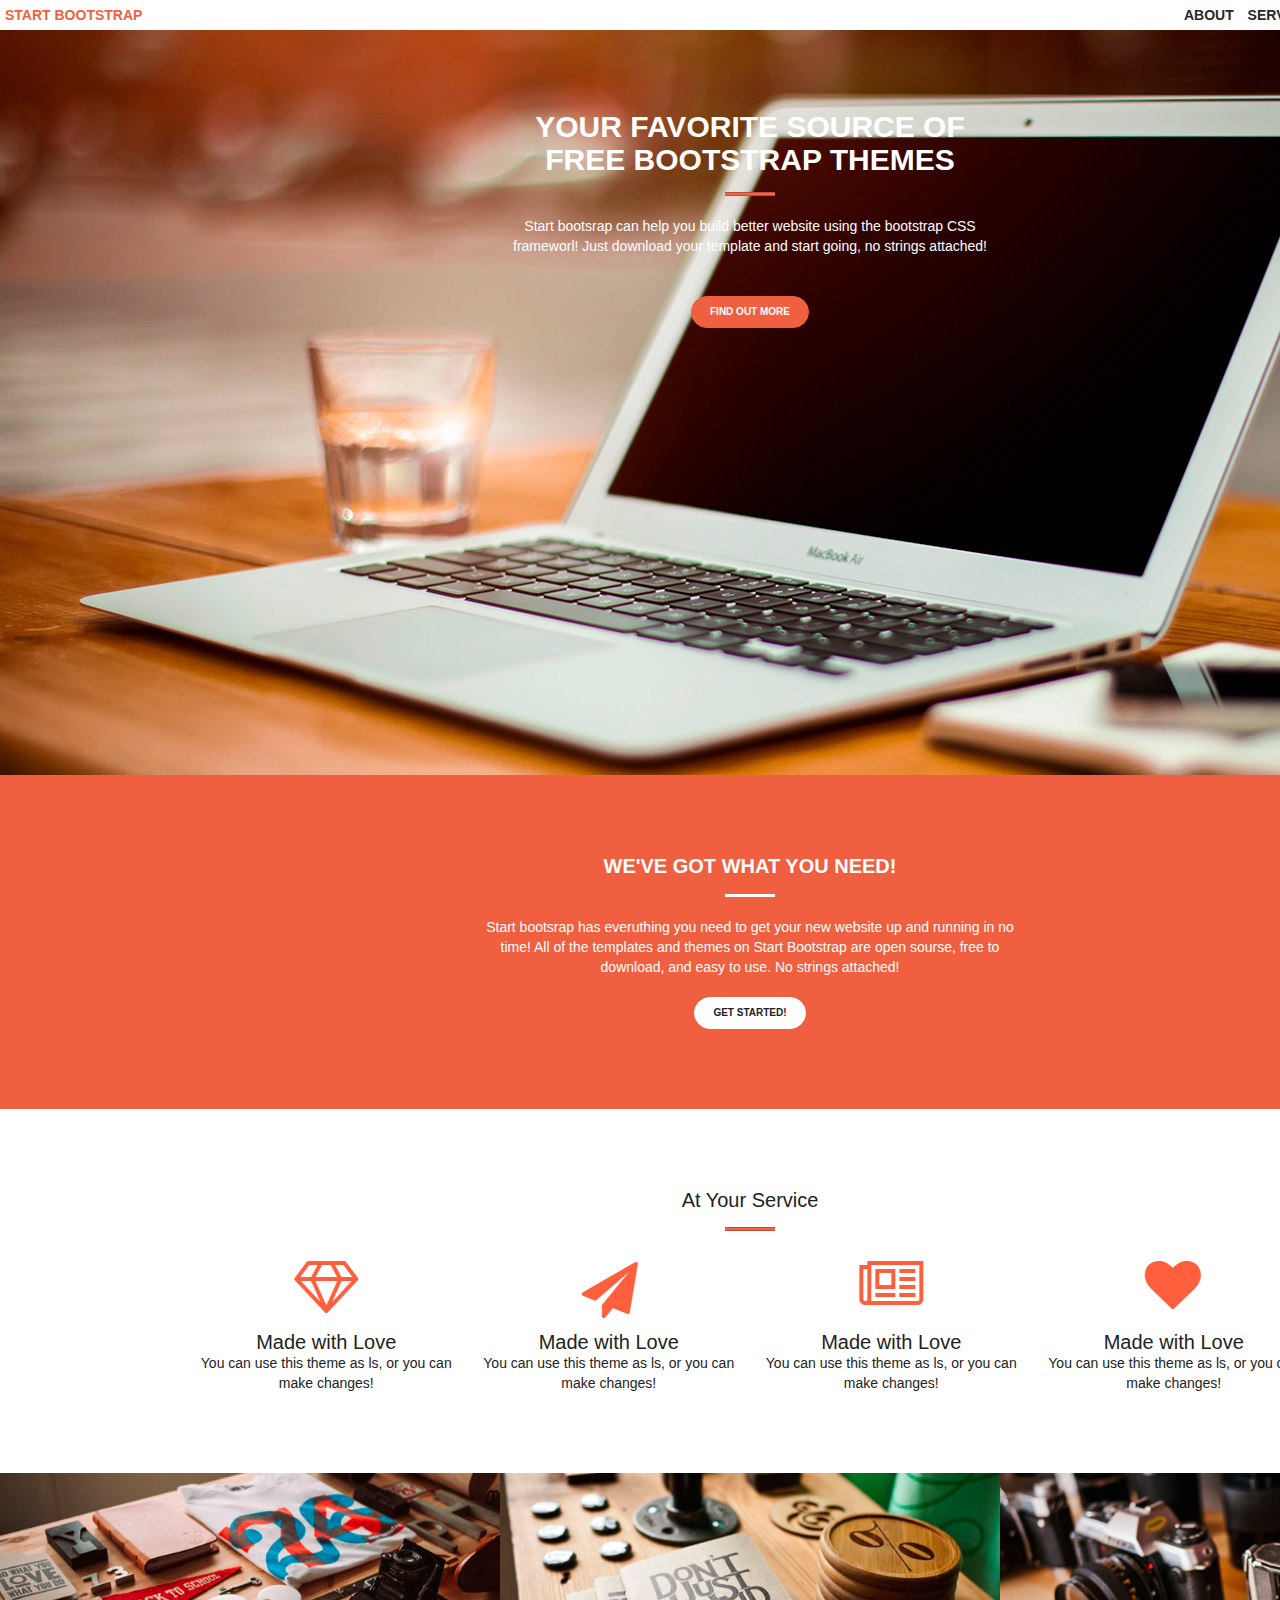
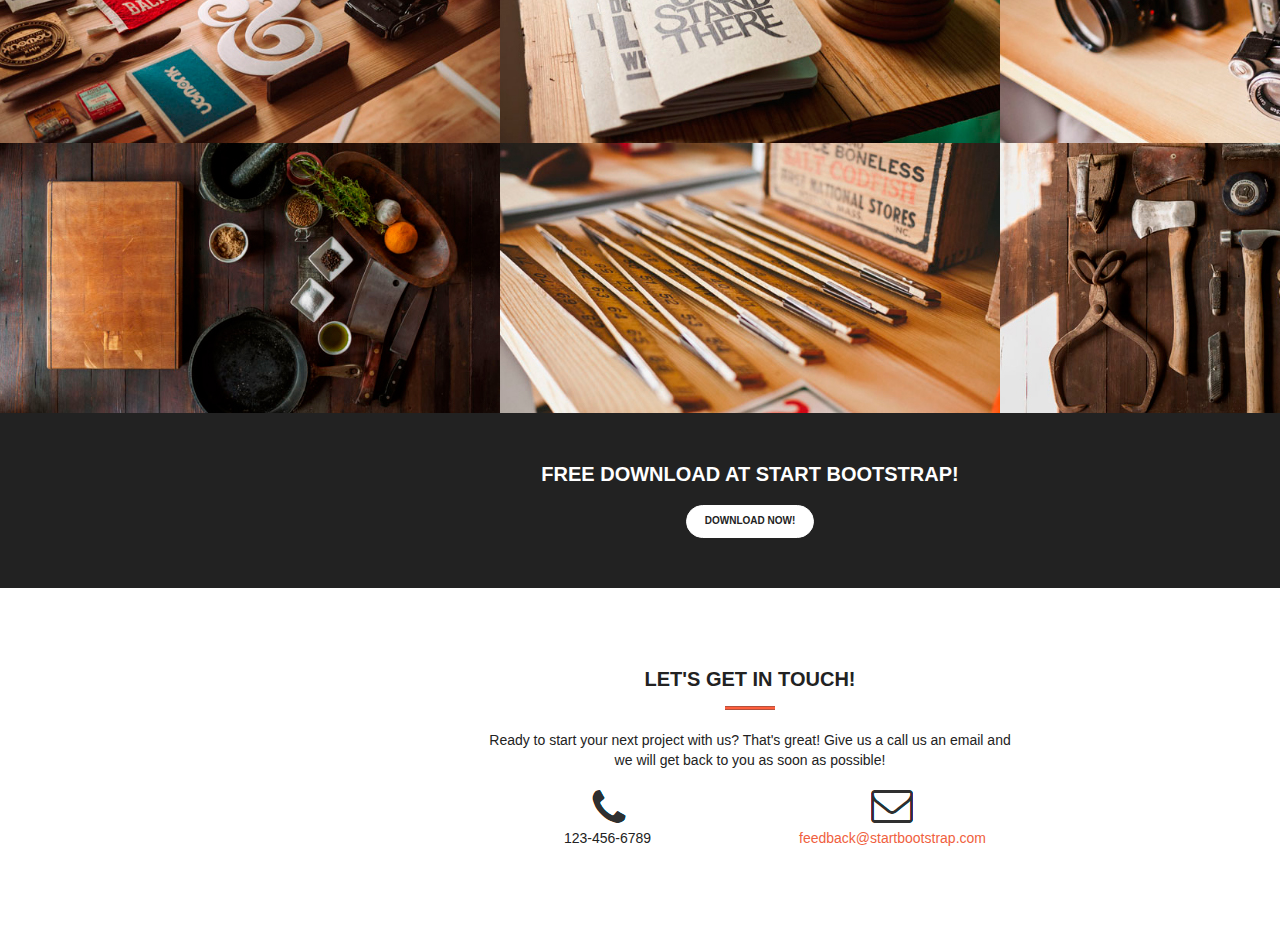
<file: index.html>
<!DOCTYPE html>
<html>
	<head>
		<meta http-equiv="Content-Type" content="text/html; charset=utf-8">
		<title>Start bootstrap</title>
		<link rel="stylesheet" href="https://maxcdn.bootstrapcdn.com/bootstrap/3.3.7/css/bootstrap.min.css" integrity="sha384-BVYiiSIFeK1dGmJRAkycuHAHRg32OmUcww7on3RYdg4Va+PmSTsz/K68vbdEjh4u" crossorigin="anonymous">
		<link rel="stylesheet" href="css/start bootstrap.css">
	</head>
	<body>
		<div class="main">
			<header class="header">
				<div class="row">
					<nav class="mob-navigation">
						<ul>
							<li><a href="#">about</a></li>
							<li><a href="#">services</a></li>
							<li><a href="#">portfolio</a></li>
							<li><a href="#">contact</a></li>
						</ul>
					</nav>
					<strong class="logo col-sm-6">
						<a href="#">Start Bootstrap</a>
					</strong>
					<nav class="navigation col-sm-6">
						<ul>
							<li><a href="#">about</a></li>
							<li><a href="#">services</a></li>
							<li><a href="#">portfolio</a></li>
							<li><a href="#">contact</a></li>
						</ul>
					</nav>
				</div>
			</header>
			<section class="content">
				<div class="segment1">
					<h1>Your favorite source of free bootstrap themes</h1>
					<p>Start bootsrap can help you build better website using the bootstrap CSS frameworl! Just download your template and start going, no strings attached!</p>
					<button type="button" class="btn btn-primary">Find out more</button>
				</div>
				<div class="segment2">
					<h2>We've got what you need!</h2>
					<p>Start bootsrap has everuthing you need to get your new website up and running in no time! All of the templates and themes on Start Bootstrap are open sourse, free to download, and easy to use. No strings attached!</p>
					<button type="button" class="btn btn-primary">Get started!</button>
				</div>
				<div class="segment3">
					<h2>At Your Service</h2>
					<div class="row">
						<div class="col-lg-3 col-md-3 col-sm-6 col-xs-12">
							<div class="rubin">
								<h2><a href="#">Made with Love</a></h2>
								<p>You can use this theme as ls, or you can make changes!</p>
							</div>
						</div>
						<div class="col-lg-3 col-md-3 col-sm-6 col-xs-12">
							<div class="air-plan">
								<h2><a href="#">Made with Love</a></h2>
								<p>You can use this theme as ls, or you can make changes!</p>
							</div>
						</div>
						<div class="col-lg-3 col-md-3 col-sm-6 col-xs-12">
							<div class="envelope">
								<h2><a href="#">Made with Love</a></h2>
								<p>You can use this theme as ls, or you can make changes!</p>
							</div>
						</div>
						<div class="col-lg-3 col-md-3 col-sm-6 col-xs-12">
							<div class="heart">
								<h2><a href="#">Made with Love</a></h2>
								<p>You can use this theme as ls, or you can make changes!</p>
							</div>
						</div>
					</div>
				</div>
				<div class="segment4">
					<div class="row">
						<div class="col-md-4 col-sm-6 col-xs-12">
							<img src="img/photo1.jpg">
						</div>
						<div class="col-md-4 col-sm-6 col-xs-12">
							<img src="img/photo2.jpg">
						</div>
						<div class="col-md-4 col-sm-6 col-xs-12">
							<img src="img/photo3.jpg">
						</div>
						<div class="col-md-4 col-sm-6 col-xs-12">
							<img src="img/photo4.jpg">
						</div>
						<div class="col-md-4 col-sm-6 col-xs-12">
							<img src="img/photo5.jpg">
						</div>
						<div class="col-md-4 col-sm-6 col-xs-12">
							<img src="img/photo6.jpg">
						</div>
					</div>
				</div>
				<div class="segment2 segment5">
					<h2>Free Download at Start Bootstrap!</h2>
					<button type="button" class="btn btn-primary">Download Now!</button>
				</div>
			</section>
			<footer class="footer segment2">
				<h2>Let's Get In Touch!</h2>
				<p>Ready to start your next project with us? That's great! Give us a call us an email and we will get back to you as soon as possible!</p>
				<div class="row">
					<div class="col-sm-6 col-xs-12">
						<span class="tel">123-456-6789</span>
					</div>
					<div class="col-sm-6 col-xs-12">
						<span class="mail"><a href="#">feedback@startbootstrap.com</a></span>
					</div>
				</div>
			</footer>
		</div>
	</body>
</html>
</file>
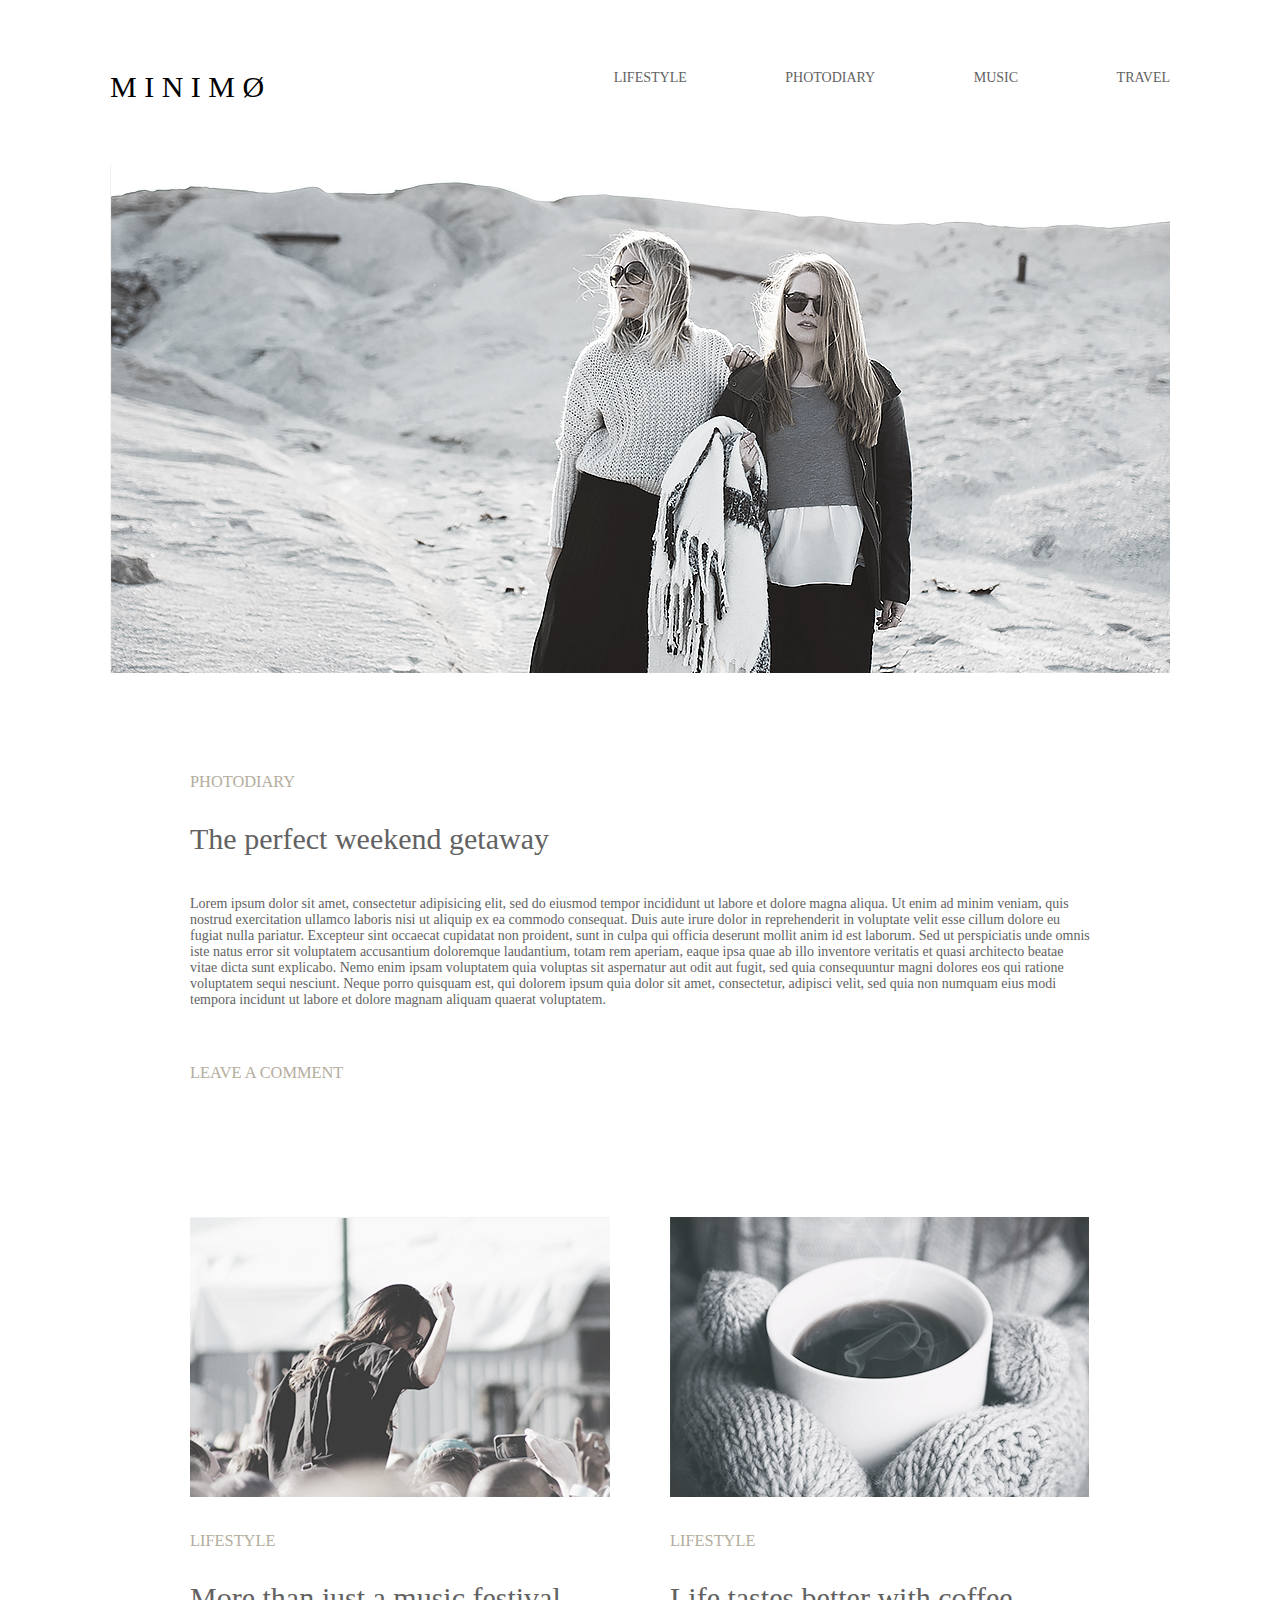
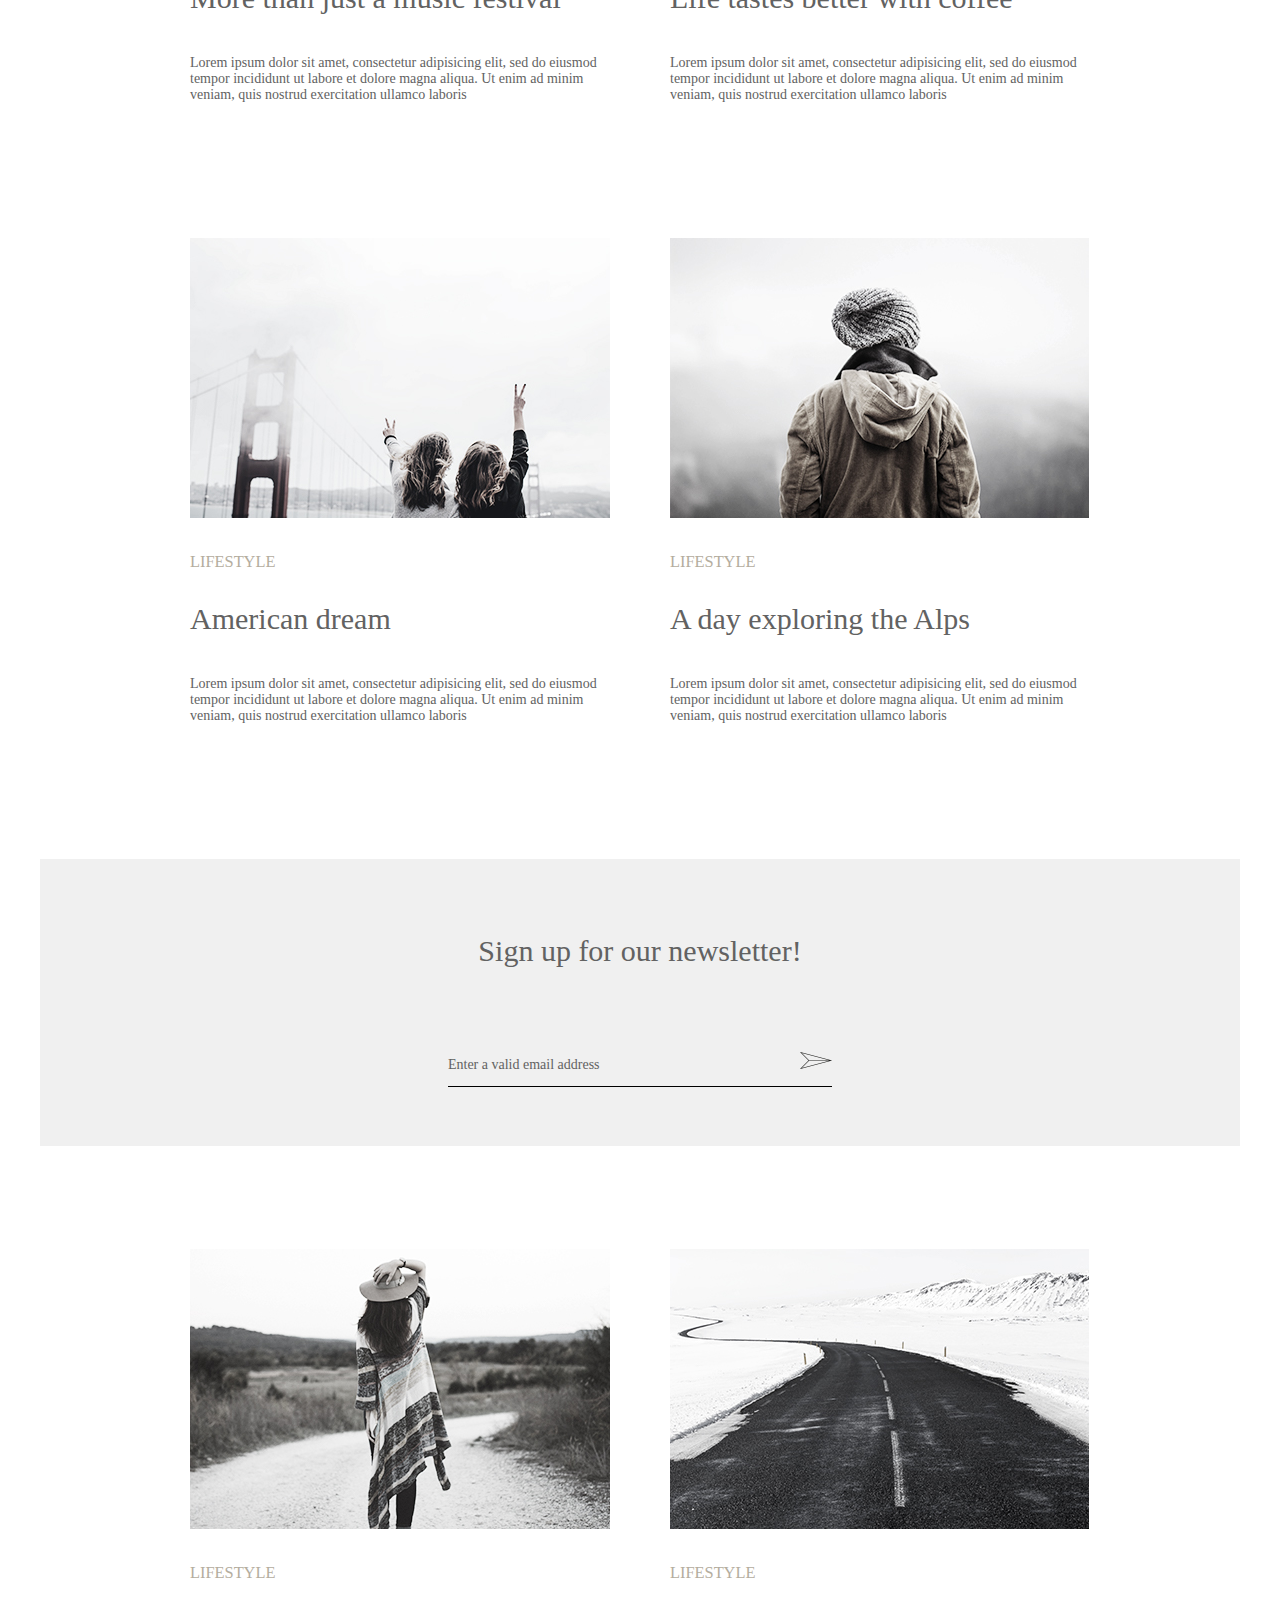
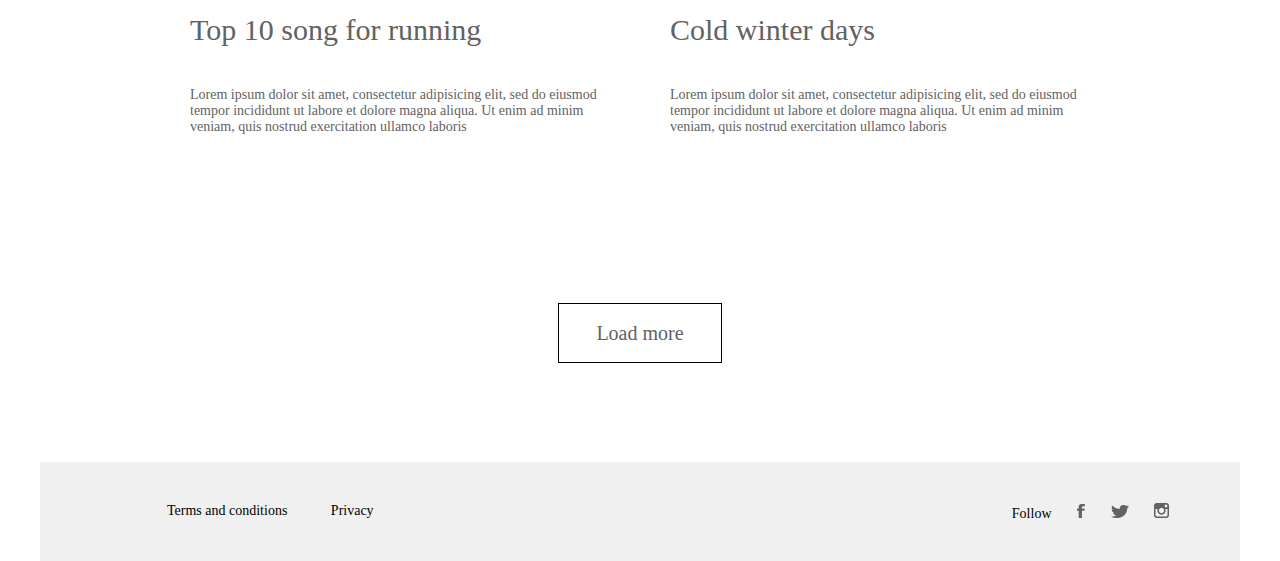
<file: new/index.html>
<!DOCTYPE html>
<html>
	<head>
		<meta http-equiv="Content-Type" content="text/html; charset=utf-8" />
		<title>Page 1</title>
		<link rel="stylesheet" href="css/all.css">
	</head>
	<body>
		<section class="main">
			<header>
				<strong class="logo"><a href="https://www.google.com.ua">M I N I M Ø</a></strong>
				<nav class="header-navigation">
					<ul>
						<li><a href="https://www.google.com.ua">LIFESTYLE</a></li>
						<li><a href="https://www.google.com.ua">PHOTODIARY</a></li>
						<li><a href="https://www.google.com.ua">MUSIC</a></li>
						<li><a href="https://www.google.com.ua">TRAVEL</a></li>
					</ul>
				</nav>
			</header>
			<div class="photo"></div>
			<section class="content">
				<div class="photodiary">
					<h3>PHOTODIARY</h3>
					<h1>The perfect weekend getaway</h1>
					<p>
						Lorem ipsum dolor sit amet, consectetur adipisicing elit, 
						sed do eiusmod tempor incididunt ut labore et dolore magna aliqua. 
						Ut enim ad minim veniam, quis nostrud exercitation ullamco laboris 
						nisi ut aliquip ex ea commodo consequat. Duis aute irure dolor in 
						reprehenderit in voluptate velit esse cillum dolore eu fugiat nulla 
						pariatur. Excepteur sint occaecat cupidatat non proident, sunt in 
						culpa qui officia deserunt mollit anim id est laborum. Sed ut perspiciatis 
						unde omnis iste natus error sit voluptatem accusantium doloremque laudantium, 
						totam rem aperiam, eaque ipsa quae ab illo inventore veritatis et quasi architecto 
						beatae vitae dicta sunt explicabo. Nemo enim ipsam voluptatem quia voluptas sit 
						aspernatur aut odit aut fugit, sed quia consequuntur magni dolores eos qui 
						ratione voluptatem sequi nesciunt. Neque porro quisquam est, qui dolorem 
						ipsum quia dolor sit amet, consectetur, adipisci velit, sed quia non numquam 
						eius modi tempora incidunt ut labore et dolore magnam aliquam quaerat voluptatem.
					</p>
					<h3>LEAVE A COMMENT</h3>
				</div>
				<div class="lifestyle">
					<div class="lifestyle-photo"><img src="img/image2.jpg">
						<h3>LIFESTYLE</h3>
						<h2>More than just a music festival</h2>
						<p>
							Lorem ipsum dolor sit amet, consectetur adipisicing elit, 
							sed do eiusmod tempor incididunt ut labore et dolore magna aliqua. 
							Ut enim ad minim veniam, quis nostrud exercitation ullamco laboris
						</p>
					</div>
					<div class="lifestyle-photo lifestyle-photo-right"><img src="img/image3.jpg">
						<h3>LIFESTYLE</h3>
						<h2>Life tastes better with coffee</h2>
						<p>
							Lorem ipsum dolor sit amet, consectetur adipisicing elit, 
							sed do eiusmod tempor incididunt ut labore et dolore magna aliqua. 
							Ut enim ad minim veniam, quis nostrud exercitation ullamco laboris
						</p>
					</div>
					<div class="lifestyle-photo"><img src="img/image4.jpg">
						<h3>LIFESTYLE</h3>
						<h2>American dream</h2>
						<p>
							Lorem ipsum dolor sit amet, consectetur adipisicing elit, 
							sed do eiusmod tempor incididunt ut labore et dolore magna aliqua. 
							Ut enim ad minim veniam, quis nostrud exercitation ullamco laboris
						</p>
					</div>
					<div class="lifestyle-photo lifestyle-photo-right"><img src="img/image5.jpg">
						<h3>LIFESTYLE</h3>
						<h2>A day exploring the Alps</h2>
						<p>
							Lorem ipsum dolor sit amet, consectetur adipisicing elit, 
							sed do eiusmod tempor incididunt ut labore et dolore magna aliqua. 
							Ut enim ad minim veniam, quis nostrud exercitation ullamco laboris
						</p>
					</div>
				</div>
				<section class="newsletter">
					<h2>Sign up for our newsletter!</h2>
					<div class="email">
						<span class="line">
							<p>Enter a valid email address</p>
							<img src="img/sendicon.png">
						</span>
					</div>
				</section>
				<div class="lifestyle lifestyle-top10">
					<div class="lifestyle-photo"><img src="img/image6.jpg">
						<h3>LIFESTYLE</h3>
						<h2>Top 10 song for running</h2>
						<p>
							Lorem ipsum dolor sit amet, consectetur adipisicing elit, 
							sed do eiusmod tempor incididunt ut labore et dolore magna aliqua. 
							Ut enim ad minim veniam, quis nostrud exercitation ullamco laboris
						</p>
					</div>
					<div class="lifestyle-photo lifestyle-photo-right"><img src="img/image7.jpg">
						<h3>LIFESTYLE</h3>
						<h2>Cold winter days</h2>
						<p>
							Lorem ipsum dolor sit amet, consectetur adipisicing elit, 
							sed do eiusmod tempor incididunt ut labore et dolore magna aliqua. 
							Ut enim ad minim veniam, quis nostrud exercitation ullamco laboris
						</p>
					</div>
				</div>
				<div class="more">
				<p><a href="http://google.com">Load more</a></p>
				</div>
			</section>
			<footer class="footer">
				<nav class="conditions">
					<ul>
						<li><a href="http://google.com">Terms and conditions</a></li>
						<li><a href="http://google.com">Privacy</a></li>
					</ul>
				</nav>
				<nav class="follow">
					<ul>
						<li><a>Follow</a></li>
						<li><a href="https://www.facebook.com"><img src="img/facebook.png"></a></li>
						<li><a href="https://twitter.com"><img src="img/twitter.png"></a></li>
						<li><a href="https://www.instagram.com/"><img src="img/instagram.png"></a></li>
					</ul>
				</nav>
			</footer>
		</section>
	</body>
</html>
</file>
<file: new/css/all.css>
body {
	margin: 0;
	font-size: 14px;
	color: #626262;
}
.main {
	width: 1200px;
	height: 2500px;
	margin-left: auto;
	margin-right: auto;
}
header {
	width: 1060px;
	height: 164px;
	margin-left: auto;
	margin-right: auto;
}
header:after {
	display: block;
	clear: both;
	content: "";
}
.logo {
	float: left;
	font-size: 30px;
	font-weight: normal;
	padding-top: 70px;
}
.logo a {
	text-decoration: none;
	color: #000000;
}
.header-navigation {
	float: right;
	margin-top: 70px;
}
.header-navigation ul {
	list-style: none;
	margin: 0;
	padding: 0;
}
.header-navigation li {
	display: inline-block;
}
.header-navigation a {
	text-decoration: none;
	color: #626262;
	margin-left: 95px;
}
.photo {
	margin-left: auto;
	margin-right: auto;
	width: 1060px;
	height: 509px;
	background: url("../img/image1.jpg") no-repeat;
	margin-bottom: 99px;
}
.photodiary {
	width: 900px;
	margin-left: auto;
	margin-right: auto;
	margin-bottom: 134px;
}
.photodiary h3 {
	margin-top: 0;
	margin-bottom: 30px;
	font-weight: normal;
	color: #b4ad9e;
}
.photodiary h1 {
	font-size: 30px;
	font-weight: normal;
	margin-top: 0;
	margin-bottom: 40px;
}
.photodiary p {
	margin-top: 0;
	margin-bottom: 55px;
}
.lifestyle {
	margin-left: auto;
	margin-right: auto;
	width: 900px;
}
.lifestyle:after {
	display: block;
	clear: both;
	content: "";
}
.lifestyle-photo {
	width: 420px;
	float: left;
}
.lifestyle-photo-right {
	float: right;
}
.lifestyle-photo img {
	margin-bottom: 30px;
}
.lifestyle-photo h3 {
	margin-top: 0;
	margin-bottom: 30px;
	font-weight: normal;
	color: #b4ad9e;
}
.lifestyle-photo h2 {
	margin-top: 0;
	margin-bottom: 40px;
	font-size: 30px;
	font-weight: normal;
}
.lifestyle-photo p {
	margin-top: 0;
	margin-bottom: 135px;
}
.newsletter {
	background-color: #f0f0f0;
	height: 287px;
	text-align: center;
	margin-bottom: 103px;
}
.newsletter h2 {
	display: inline-block;
	margin-top: 75px;
	margin-bottom: 0;
	font-size: 30px;
	font-weight: normal;
}
.newsletter p {
	display: inline-block;
	margin-top: 89px;
	margin-bottom: 0;
	margin-right: 197px;
}
.line {
	border-bottom: 1px solid #000000;
	padding-bottom: 14px;
}
.lifestyle-top10 .lifestyle-photo p {
	margin-bottom: 168px;
}
.more {
	margin-left: auto;
	margin-right: auto;
	text-align: center;
	width: 162px;
	border-color: #000;
	border-width: 1px;
	border-style: solid;
	margin-bottom: 99px;
}
.more p {
	margin-top: 0;
	margin-bottom: 0;
	font-size: 20px;
}
.more a {
	display: block;
	padding-top: 18px;
	height: 40px;
	color: #626262;
	text-decoration: none;
}
.footer {
	height: 99px;
	background-color: #f0f0f0;
}
.footer a {
	color: #000000;
}
.footer ul {
	margin: 0;
	padding: 0;
	list-style: none;
	padding-top: 41px;
}
.footer li {
	display: inline-block;
}
.footer a {
	text-decoration: none;
}
.conditions {
	float: left;
	padding-left: 127px;
}
.conditions li {
	padding-right: 40px;
}
.follow {
	float: right;
	padding-right: 71px;
}
.follow li {
	padding-left: 22px;
}
</file>
